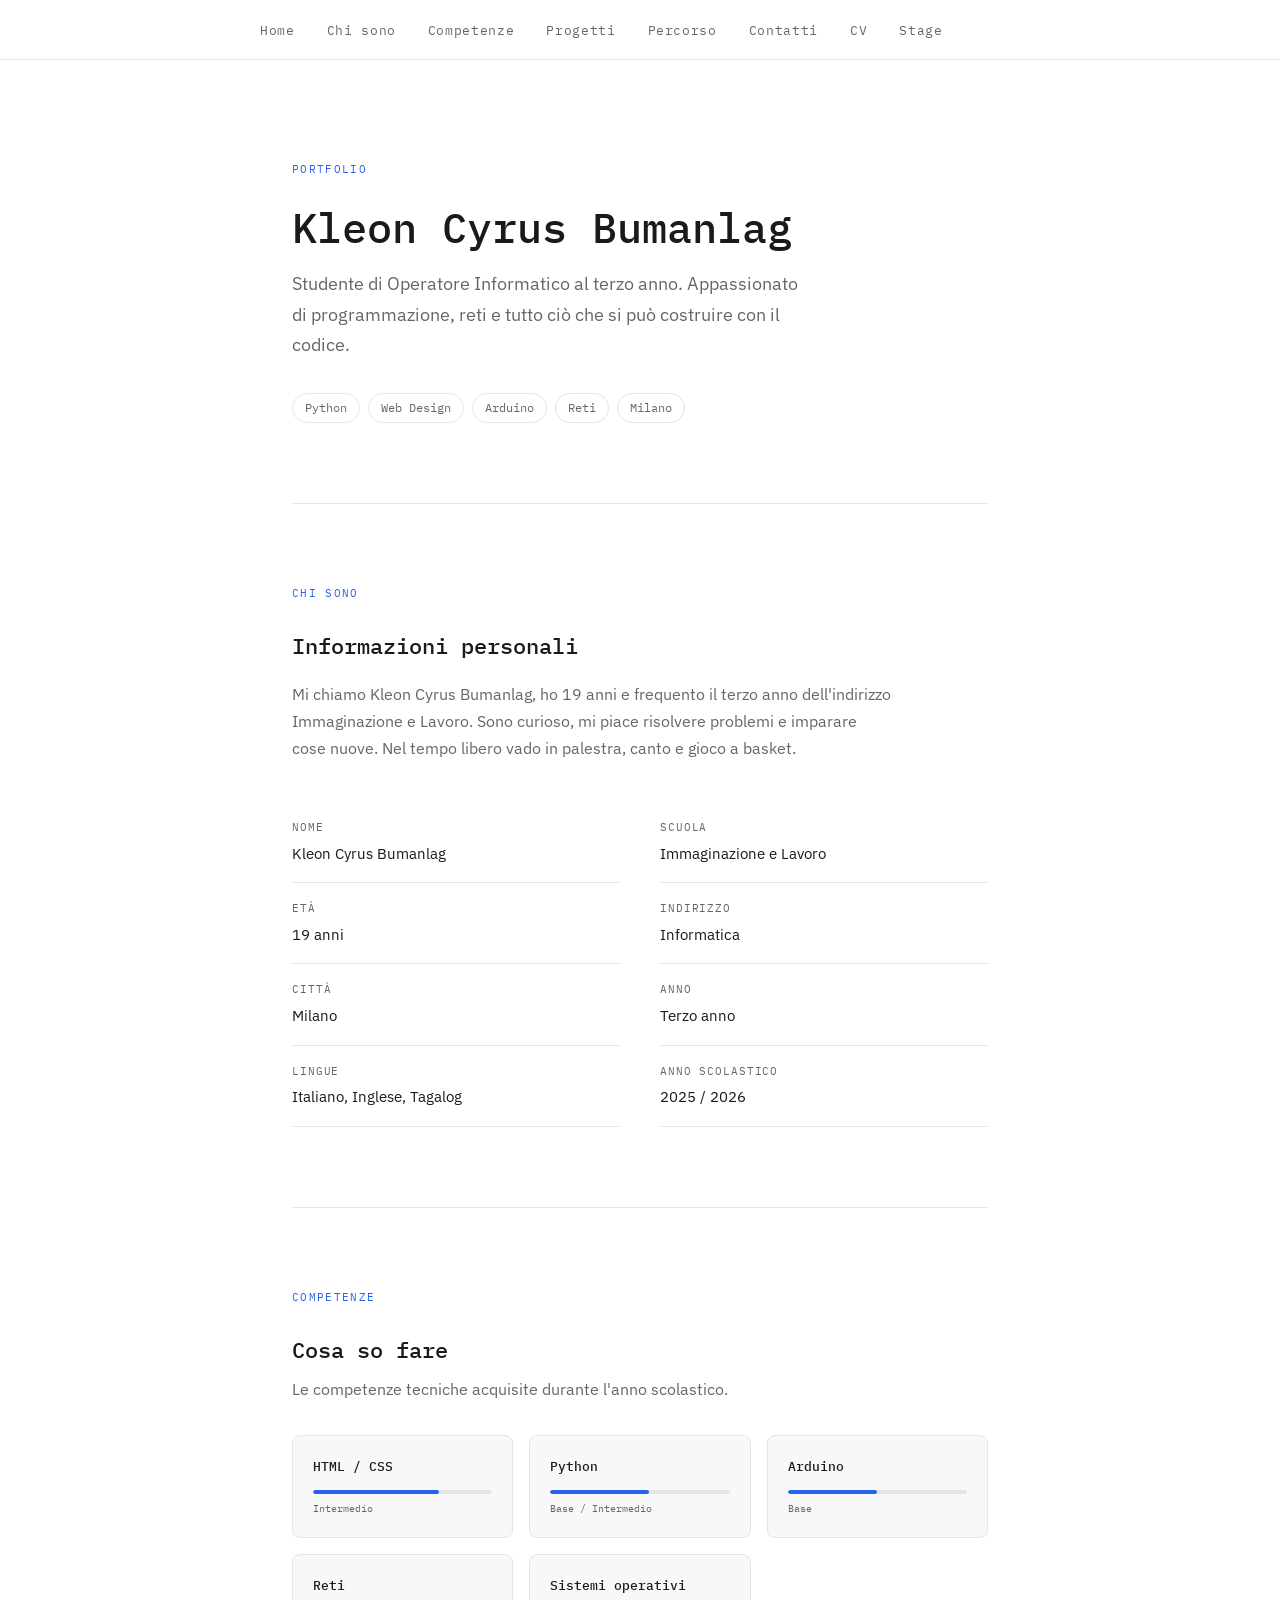
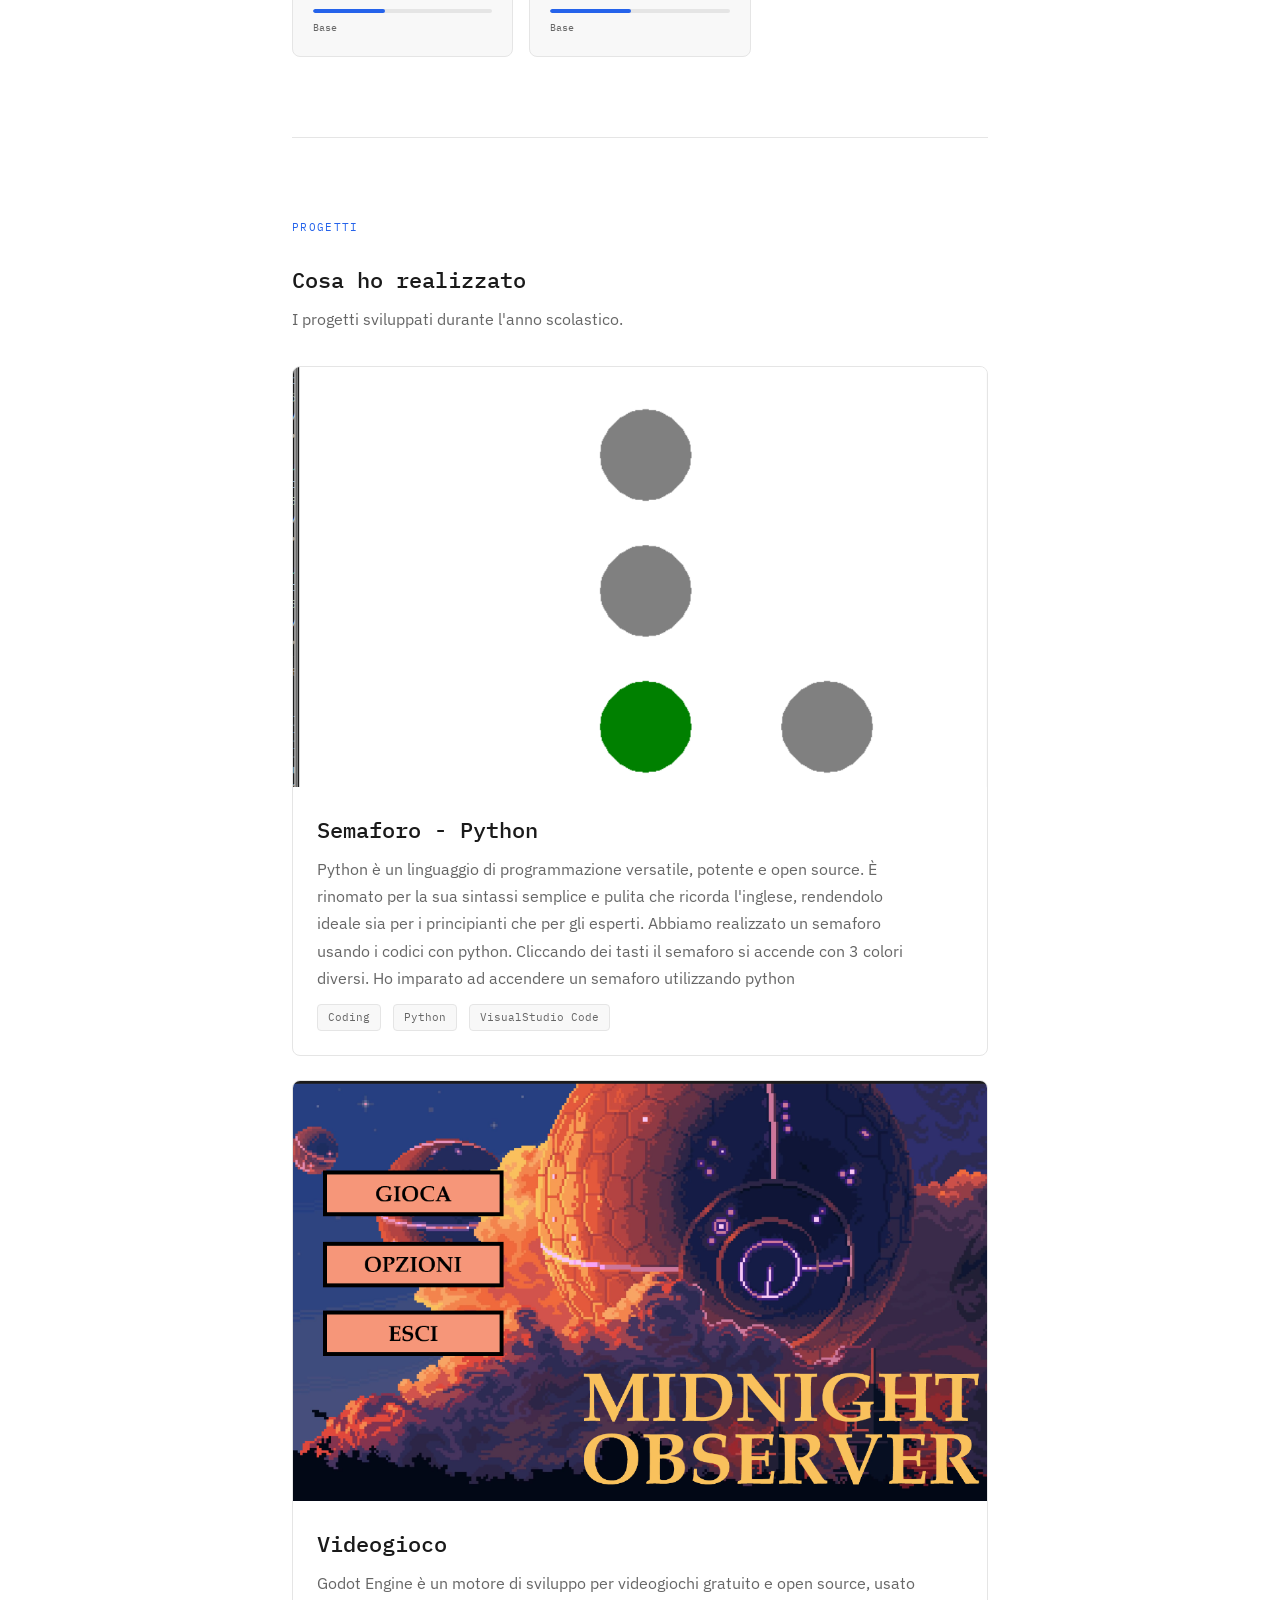
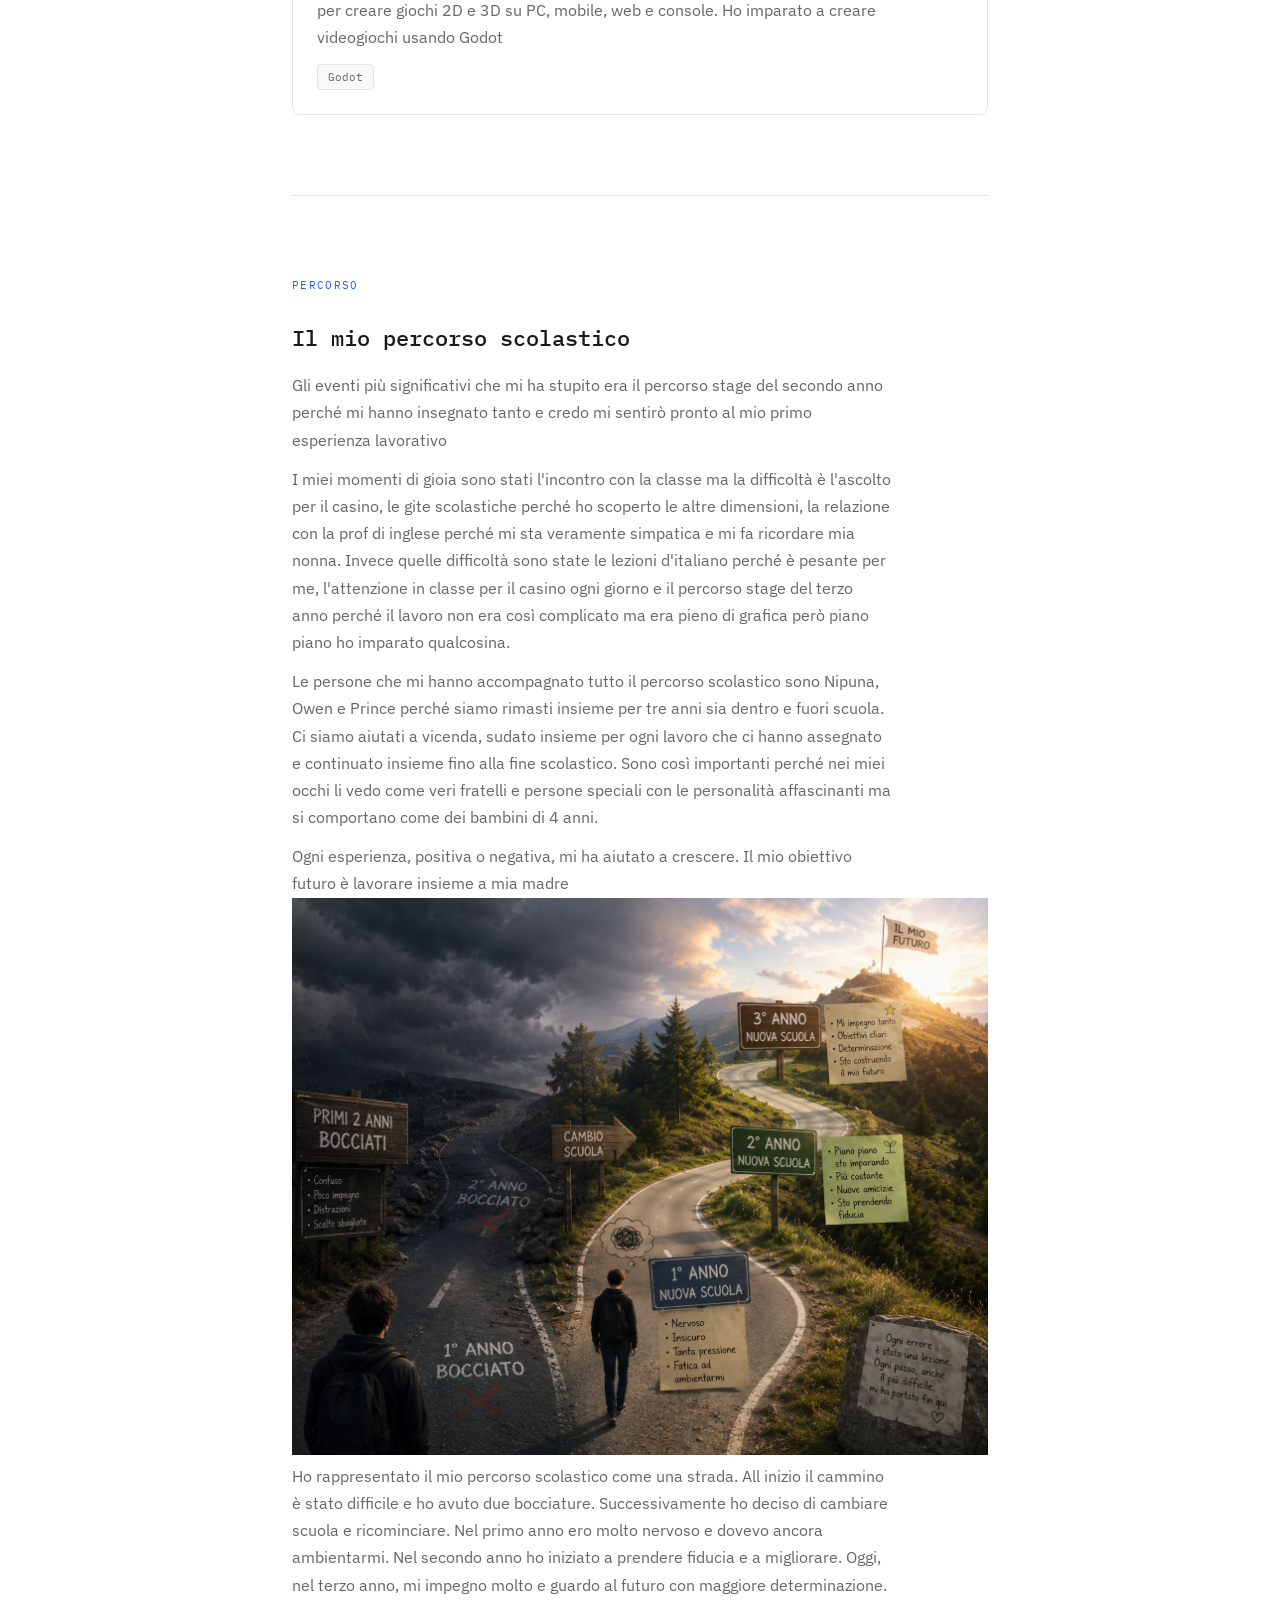
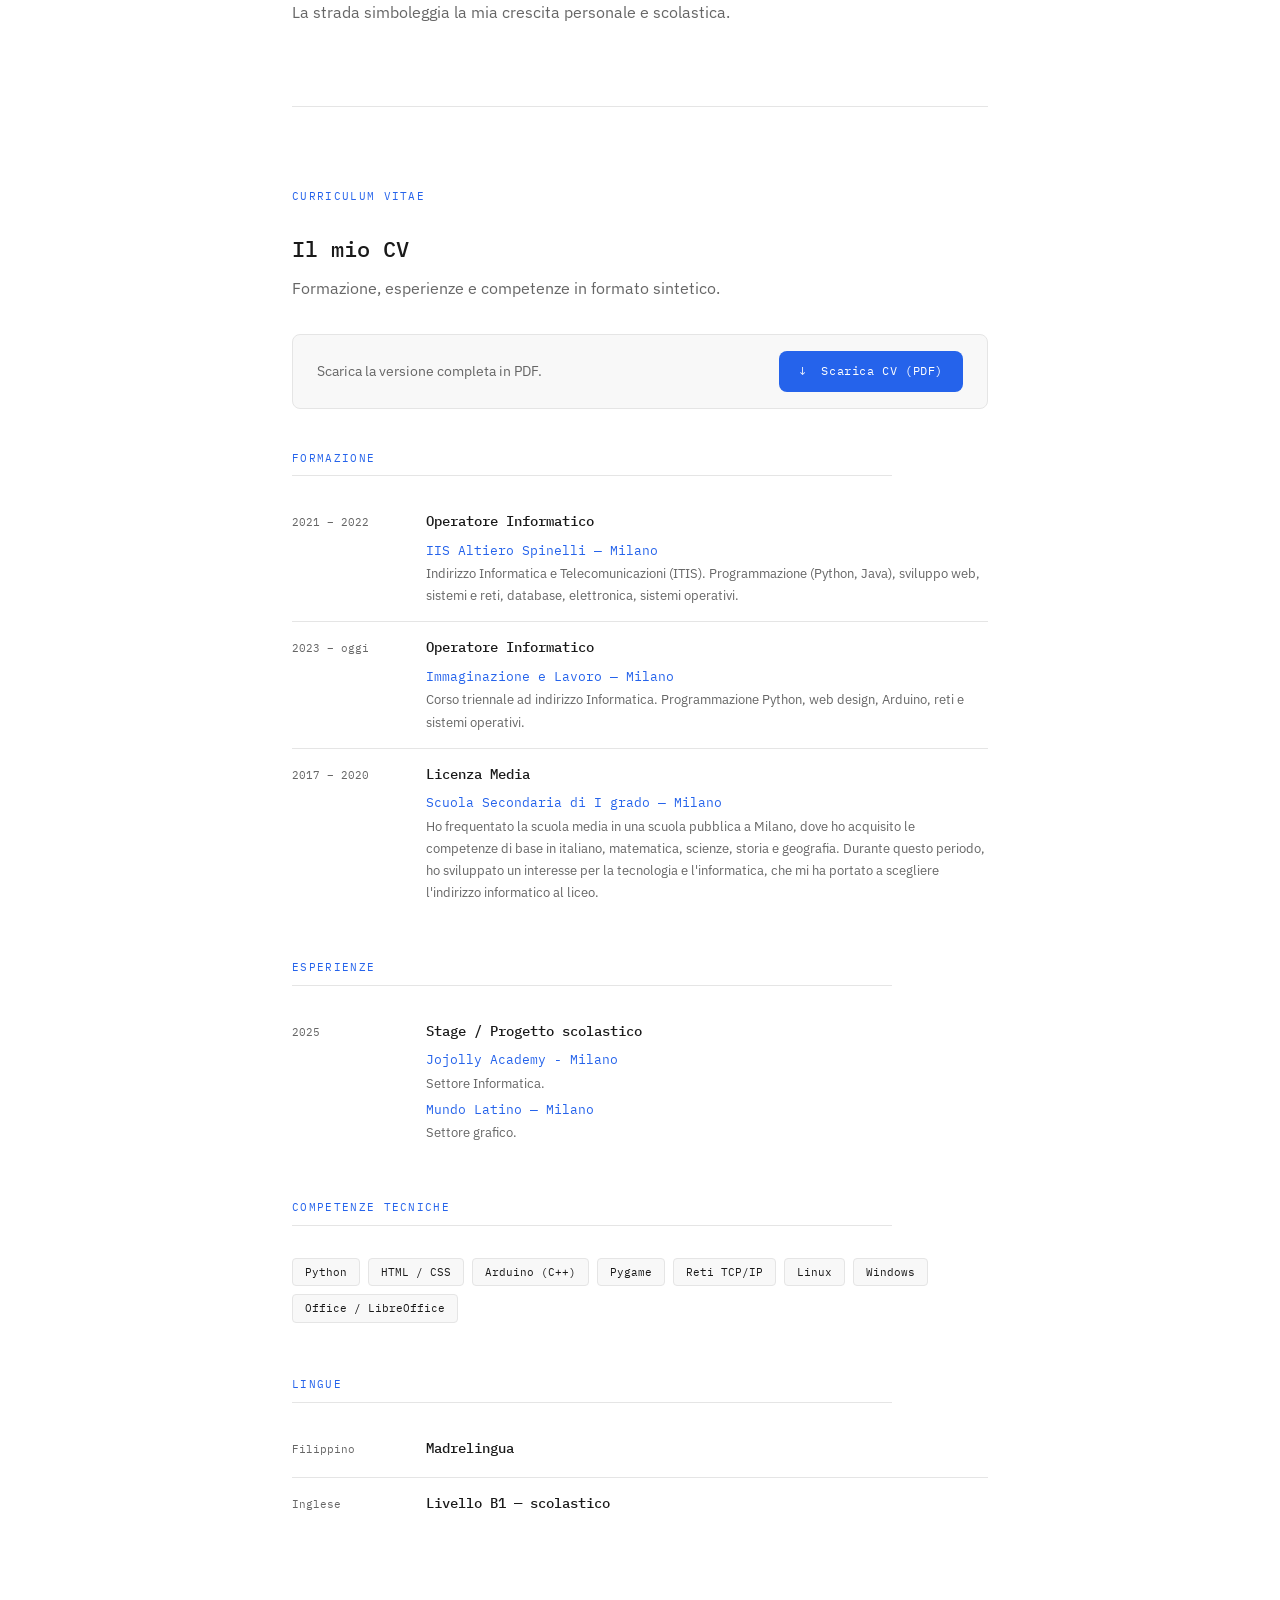
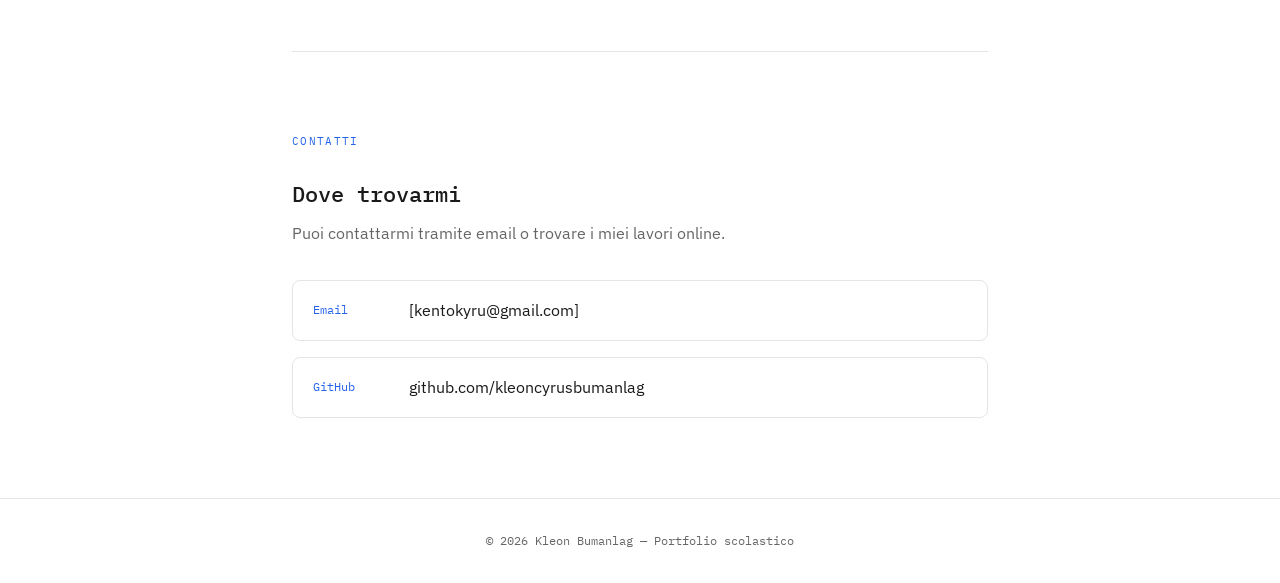
<file: index.html>
<!DOCTYPE html>
<html lang="it">
<head>
  <meta charset="UTF-8" />
  <meta name="viewport" content="width=device-width, initial-scale=1.0"/>

  <!-- ✏️ MODIFICA: cambia il titolo con il tuo nome -->
  <title>Kleon Cyrus Bumanlag — Portfolio</title>

  <link rel="preconnect" href="https://fonts.googleapis.com">
  <link href="https://fonts.googleapis.com/css2?family=IBM+Plex+Sans:wght@300;400;500&family=IBM+Plex+Mono:wght@400;500&display=swap" rel="stylesheet">
  <link rel="stylesheet" href="style.css">
</head>

<body>

  <!-- NAVIGAZIONE -->
  <nav>
    <ul>
      <!-- ✏️ puoi cambiare le voci del menu -->
      <li><a href="#hero">Home</a></li>
      <li><a href="#chi-sono">Chi sono</a></li>
      <li><a href="#competenze">Competenze</a></li>
      <li><a href="#progetti">Progetti</a></li>
      <li><a href="#percorso">Percorso</a></li>
      <li><a href="#contatti">Contatti</a></li>
      <li><a href="#cv">CV</a></li>
      <li><a href="./stage.html">Stage</a></li>
    </ul>
  </nav>

  <main>

    <!-- ==========================================
         HERO — presentazione iniziale
         ========================================== -->
    <section id="hero">
      <p class="etichetta">Portfolio</p>

      <!-- ✏️ MODIFICA: il tuo nome e cognome -->
      <h1>Kleon Cyrus Bumanlag</h1>

      <!-- ✏️ MODIFICA: una frase breve su di te -->
      <p class="sottotitolo">
        Studente di Operatore Informatico al terzo anno. Appassionato di programmazione,
        reti e tutto ciò che si può costruire con il codice.
      </p>

      <!-- ✏️ MODIFICA: le parole chiave che ti descrivono -->
      <div class="tag-list">
        <span class="tag">Python</span>
        <span class="tag">Web Design</span>
        <span class="tag">Arduino</span>
        <span class="tag">Reti</span>
        <span class="tag">Milano</span>
      </div>
    </section>

    <!-- ==========================================
         CHI SONO
         ========================================== -->
    <section id="chi-sono">
      <p class="etichetta">Chi sono</p>
      <h2>Informazioni personali</h2>

      <!-- ✏️ MODIFICA: scrivi qualcosa su di te -->
      <p style="margin-top: 16px;">
        Mi chiamo Kleon Cyrus Bumanlag, ho 19 anni e frequento il terzo anno
        dell'indirizzo Immaginazione e Lavoro. Sono curioso,
        mi piace risolvere problemi e imparare cose nuove.
        Nel tempo libero vado in palestra, canto e gioco a basket.
      </p>

      <div class="griglia-2col" style="margin-top: 40px;">
        <div>
          <!-- ✏️ MODIFICA: le tue informazioni -->
          <div class="info-riga">
            <span>Nome</span>
            <span>Kleon Cyrus Bumanlag</span>
          </div>
          <div class="info-riga">
            <span>Età</span>
            <span>19 anni</span>
          </div>
          <div class="info-riga">
            <span>Città</span>
            <span>Milano</span>
          </div>
          <div class="info-riga">
            <span>Lingue</span>
            <span>Italiano, Inglese, Tagalog</span>
          </div>
        </div>
        <div>
          <div class="info-riga">
            <span>Scuola</span>
            <span>Immaginazione e Lavoro</span>
          </div>
          <div class="info-riga">
            <span>Indirizzo</span>
            <span>Informatica</span>
          </div>
          <div class="info-riga">
            <span>Anno</span>
            <span>Terzo anno</span>
          </div>
          <div class="info-riga">
            <span>Anno scolastico</span>
            <span>2025 / 2026</span>
          </div>
        </div>
      </div>
    </section>

    <!-- ==========================================
         COMPETENZE
         ========================================== -->
    <section id="competenze">
      <p class="etichetta">Competenze</p>
      <h2>Cosa so fare</h2>
      <p style="margin-top: 8px;">
        Le competenze tecniche acquisite durante l'anno scolastico.
      </p>

      <!-- ✏️ MODIFICA: le tue competenze e il livello (da 0% a 100%) -->
      <div class="competenze-griglia">

        <div class="competenza-card">
          <h3>HTML / CSS</h3>
          <div class="barra-contenitore">
            <div class="barra" style="width: 70%"></div>
          </div>
          <p class="livello-label">Intermedio</p>
        </div>

        <div class="competenza-card">
          <h3>Python</h3>
          <div class="barra-contenitore">
            <div class="barra" style="width: 55%"></div>
          </div>
          <p class="livello-label">Base / Intermedio</p>
        </div>

        <div class="competenza-card">
          <h3>Arduino</h3>
          <div class="barra-contenitore">
            <div class="barra" style="width: 50%"></div>
          </div>
          <p class="livello-label">Base</p>
        </div>

        <div class="competenza-card">
          <h3>Reti</h3>
          <div class="barra-contenitore">
            <div class="barra" style="width: 40%"></div>
          </div>
          <p class="livello-label">Base</p>
        </div>

        <div class="competenza-card">
          <h3>Sistemi operativi</h3>
          <div class="barra-contenitore">
            <div class="barra" style="width: 45%"></div>
          </div>
          <p class="livello-label">Base</p>
        </div>

        <!-- ✏️ aggiungi altre competenze copiando il blocco sopra -->

      </div>
    </section>

    <!-- ==========================================
         PROGETTI
         ========================================== -->
    <section id="progetti">
      <p class="etichetta">Progetti</p>
      <h2>Cosa ho realizzato</h2>
      <p style="margin-top: 8px;">
        I progetti sviluppati durante l'anno scolastico.
      </p>

      <div class="progetti-lista">

        <!-- PROGETTO 1 — ✏️ MODIFICA con il tuo progetto -->
        <div class="progetto-card">
          <div class="progetto-immagine">
            <!-- ✏️ sostituisci questo placeholder con un'immagine del progetto:
                 <img src="screenshot-progetto.jpg" alt="Nome progetto" style="width:100%;height:100%;object-fit:cover;">
            --> <img src="Screenshot 2026-05-27 090038.png" alt="Semaforo" style="width: 100%; height: 100%; object-fit: cover;">
          </div>
          <div class="progetto-corpo">
            <h2>Semaforo - Python</h2>
            <p style="margin-top: 8px;">
              Python è un linguaggio di programmazione versatile, potente e open source. È rinomato per la sua sintassi semplice e pulita che ricorda l'inglese, rendendolo ideale sia per i principianti che per gli esperti. 
              Abbiamo realizzato un semaforo usando i codici con python. Cliccando dei tasti il semaforo si accende con
              3 colori diversi. Ho imparato ad accendere un semaforo utilizzando python
            </p>
            <div class="progetto-meta">
              <!-- ✏️ aggiungi i linguaggi / strumenti usati -->
              <span class="badge">Coding</span>
              <span class="badge">Python</span>
              <span class="badge">VisualStudio Code</span>
            </div>
            <!-- ✏️ se hai un link al progetto, inseriscilo qui -->
            <!-- <a href="#" class="progetto-link">→ Vedi il progetto</a> -->
          </div>
        </div>

        <!-- PROGETTO 2 — ✏️ MODIFICA con il tuo progetto -->
        <div class="progetto-card">
          <div class="progetto-immagine"><img src="image.png" alt="Videogioco" style="width: 100; height: 100%; object-fit: cover;">
          </div>
          <div class="progetto-corpo">
            <h2>Videogioco</h2>
            <p style="margin-top: 8px;">
              Godot Engine è un motore di sviluppo per videogiochi gratuito e open source, usato per creare giochi 2D e 3D su PC, mobile, web e console.
              Ho imparato a creare videogiochi usando Godot
            </p>
            <div class="progetto-meta">
              <span class="badge">Godot</span>
            </div>
          </div>
        </div>

        <!-- ✏️ copia un blocco qui sopra per aggiungere altri progetti -->

      </div>
    </section>

    </section>
        <section id="percorso">
      <p class="etichetta">Percorso</p>
      <h2>Il mio percorso scolastico</h2>

      <p style="margin-top: 16px;">
        Gli eventi più significativi che mi ha stupito era il percorso stage del secondo anno perché mi hanno insegnato tanto e credo mi sentirò pronto al mio primo esperienza lavorativo
      </p>

      <p style="margin-top: 12px;">
        I miei momenti di gioia sono stati l'incontro con la classe ma la difficoltà è l'ascolto per il casino, le gite scolastiche perché ho scoperto le altre dimensioni, la relazione con la prof di inglese perché mi sta veramente simpatica e mi fa ricordare mia nonna.
Invece quelle difficoltà sono state le lezioni d'italiano perché è pesante per me, l'attenzione in classe per il casino ogni giorno e il percorso stage del terzo anno perché il lavoro non era così complicato ma era pieno di grafica però piano piano ho imparato qualcosina.

      </p>

      <p style="margin-top: 12px;">
        Le persone che mi hanno accompagnato tutto il percorso scolastico sono Nipuna, Owen e Prince perché siamo rimasti insieme per tre anni sia dentro e fuori scuola. Ci siamo aiutati a vicenda, sudato insieme per ogni lavoro che ci hanno assegnato e continuato insieme fino alla fine scolastico. Sono così importanti perché nei miei occhi li vedo come veri fratelli e persone speciali con le personalità affascinanti ma si comportano come dei bambini di 4 anni.
      </p>

      <p style="margin-top: 12px;">
        Ogni esperienza, positiva o negativa, mi ha aiutato a crescere. Il mio obiettivo futuro è lavorare insieme a mia madre
      </p>
      <img src="strada percorso.png" alt="Strada del percorso" style="width: 100%; height: 100%; object-fit: cover;">
      <p>Ho rappresentato il mio percorso scolastico come una strada. All inizio il cammino è stato difficile e ho avuto due bocciature. Successivamente ho deciso di cambiare scuola e ricominciare. Nel primo anno ero molto nervoso e dovevo ancora ambientarmi. Nel secondo anno ho iniziato a prendere fiducia e a migliorare. Oggi, nel terzo anno, mi impegno molto e guardo al futuro con maggiore determinazione. La strada simboleggia la mia crescita personale e scolastica.
      </p>
      </div>
    </section>

    <!-- ==========================================
         CV
         ========================================== -->
    <section id="cv">
      <p class="etichetta">Curriculum Vitae</p>
      <h2>Il mio CV</h2>
      <p style="margin-top: 8px;">
        Formazione, esperienze e competenze in formato sintetico.
      </p>

      <!-- BOTTONE DOWNLOAD PDF -->
      <div class="cv-download-bar">
        <p>Scarica la versione completa in PDF.</p>
        <!-- ✏️ MODIFICA: sostituisci "cv.pdf" con il nome del tuo file PDF -->
        <a href="./KLEON CYRUS BUMANLAG - CV (1).pdf" download="KleonBumanlag_CV.pdf" class="btn-scarica">
          ↓ &nbsp;Scarica CV (PDF)
        </a>
      </div>

      <!-- FORMAZIONE -->
      <div class="cv-blocco">
        <p class="cv-blocco-titolo">Formazione</p>

        <!-- ✏️ MODIFICA: il tuo percorso scolastico -->
        <div class="cv-riga">
          <span class="cv-periodo">2021 – 2022</span>
          <div class="cv-contenuto">
            <h3>Operatore Informatico</h3>
            <span class="cv-luogo">IIS Altiero Spinelli — Milano</span>
            <p>Indirizzo Informatica e Telecomunicazioni (ITIS).
              Programmazione (Python, Java), sviluppo web, sistemi e reti, database, elettronica, sistemi operativi. </p>
          </div>
        </div>

                <div class="cv-riga">
          <span class="cv-periodo">2023 – oggi</span>
          <div class="cv-contenuto">
            <h3>Operatore Informatico</h3>
            <span class="cv-luogo">Immaginazione e Lavoro — Milano</span>
            <p>Corso triennale ad indirizzo Informatica. Programmazione Python,
               web design, Arduino, reti e sistemi operativi.</p>
          </div>
        </div>

        <div class="cv-riga">
          <span class="cv-periodo">2017 – 2020</span>
          <div class="cv-contenuto">
            <h3>Licenza Media</h3>
            <!-- ✏️ MODIFICA: la tua scuola media -->
            <span class="cv-luogo">Scuola Secondaria di I grado — Milano</span>
            <p>Ho frequentato la scuola media in una scuola pubblica a Milano, dove ho acquisito le competenze di base in italiano, matematica, scienze, storia e geografia. Durante questo periodo, ho sviluppato un interesse per la tecnologia e l'informatica, che mi ha portato a scegliere l'indirizzo informatico al liceo.
            </p>
          </div>
        </div>

        <!-- ✏️ aggiungi altri blocchi copiando una cv-riga -->
      </div>

      <!-- ESPERIENZE -->
      <div class="cv-blocco">
        <p class="cv-blocco-titolo">Esperienze</p>

        <!-- ✏️ MODIFICA: aggiungi stage, lavori, volontariato, ecc. -->
        <div class="cv-riga">
          <span class="cv-periodo">2025</span>
          <div class="cv-contenuto">
            <h3>Stage / Progetto scolastico</h3>
            <!-- ✏️ MODIFICA: azienda o contesto -->
             <span class="cv-luogo">Jojolly Academy - Milano</span>
             <p>Settore Informatica.</p>
            <span class="cv-luogo">Mundo Latino — Milano</span>
            <p>Settore grafico.</p>
          </div>
        </div>

        <!-- ✏️ se non hai esperienze lavorative ancora, puoi rimuovere
             questa sezione o usarla per progetti extrascolastici -->
      </div>

      <!-- COMPETENZE TECNICHE -->
      <div class="cv-blocco">
        <p class="cv-blocco-titolo">Competenze tecniche</p>
        <!-- ✏️ MODIFICA: le tue competenze -->
        <div class="cv-skill-lista">
          <span class="cv-skill">Python</span>
          <span class="cv-skill">HTML / CSS</span>
          <span class="cv-skill">Arduino (C++)</span>
          <span class="cv-skill">Pygame</span>
          <span class="cv-skill">Reti TCP/IP</span>
          <span class="cv-skill">Linux</span>
          <span class="cv-skill">Windows</span>
          <span class="cv-skill">Office / LibreOffice</span>
        </div>
      </div>

      <!-- LINGUE -->
      <div class="cv-blocco">
        <p class="cv-blocco-titolo">Lingue</p>

        <div class="cv-riga">
          <span class="cv-periodo">Filippino</span>
          <div class="cv-contenuto">
            <h3>Madrelingua</h3>
          </div>
        </div>

        <div class="cv-riga">
          <span class="cv-periodo">Inglese</span>
          <div class="cv-contenuto">
            <!-- ✏️ MODIFICA: il tuo livello -->
            <h3>Livello B1 — scolastico</h3>
          </div>
        </div>
      </div>

    </section>

    <!-- ==========================================
         CONTATTI
         ========================================== -->
    <section id="contatti">
      <p class="etichetta">Contatti</p>
      <h2>Dove trovarmi</h2>
      <p style="margin-top: 8px;">
        Puoi contattarmi tramite email o trovare i miei lavori online.
      </p>

      <div class="contatti-lista">

        <!-- ✏️ MODIFICA: la tua email -->
        <a href="/cdn-cgi/l/email-protection#3b4f4e5a7b5e565a525715524f" class="contatto-riga">
          <span class="contatto-icona">Email</span>
          <span><span class="__cf_email__" data-cfemail="5d29283c1d38303c3431733429">[kentokyru@gmail.com]</span></span>
        </a>

        <!-- ✏️ MODIFICA: il tuo profilo GitHub (se ce l'hai) -->
        <a href="https://github.com/tuousername" class="contatto-riga" target="_blank">
          <span class="contatto-icona">GitHub</span>
          <span>github.com/kleoncyrusbumanlag</span>
        </a>

        <!-- ✏️ aggiungi altri link (LinkedIn, ecc.) copiando il blocco sopra
             oppure cancella quelli che non usi -->

      </div>
    </section>

    

  </main>

    <footer>
    <!-- ✏️ MODIFICA: il tuo nome -->
    © 2026 Kleon Bumanlag — Portfolio scolastico
  </footer>

</body>
</html>
</file>
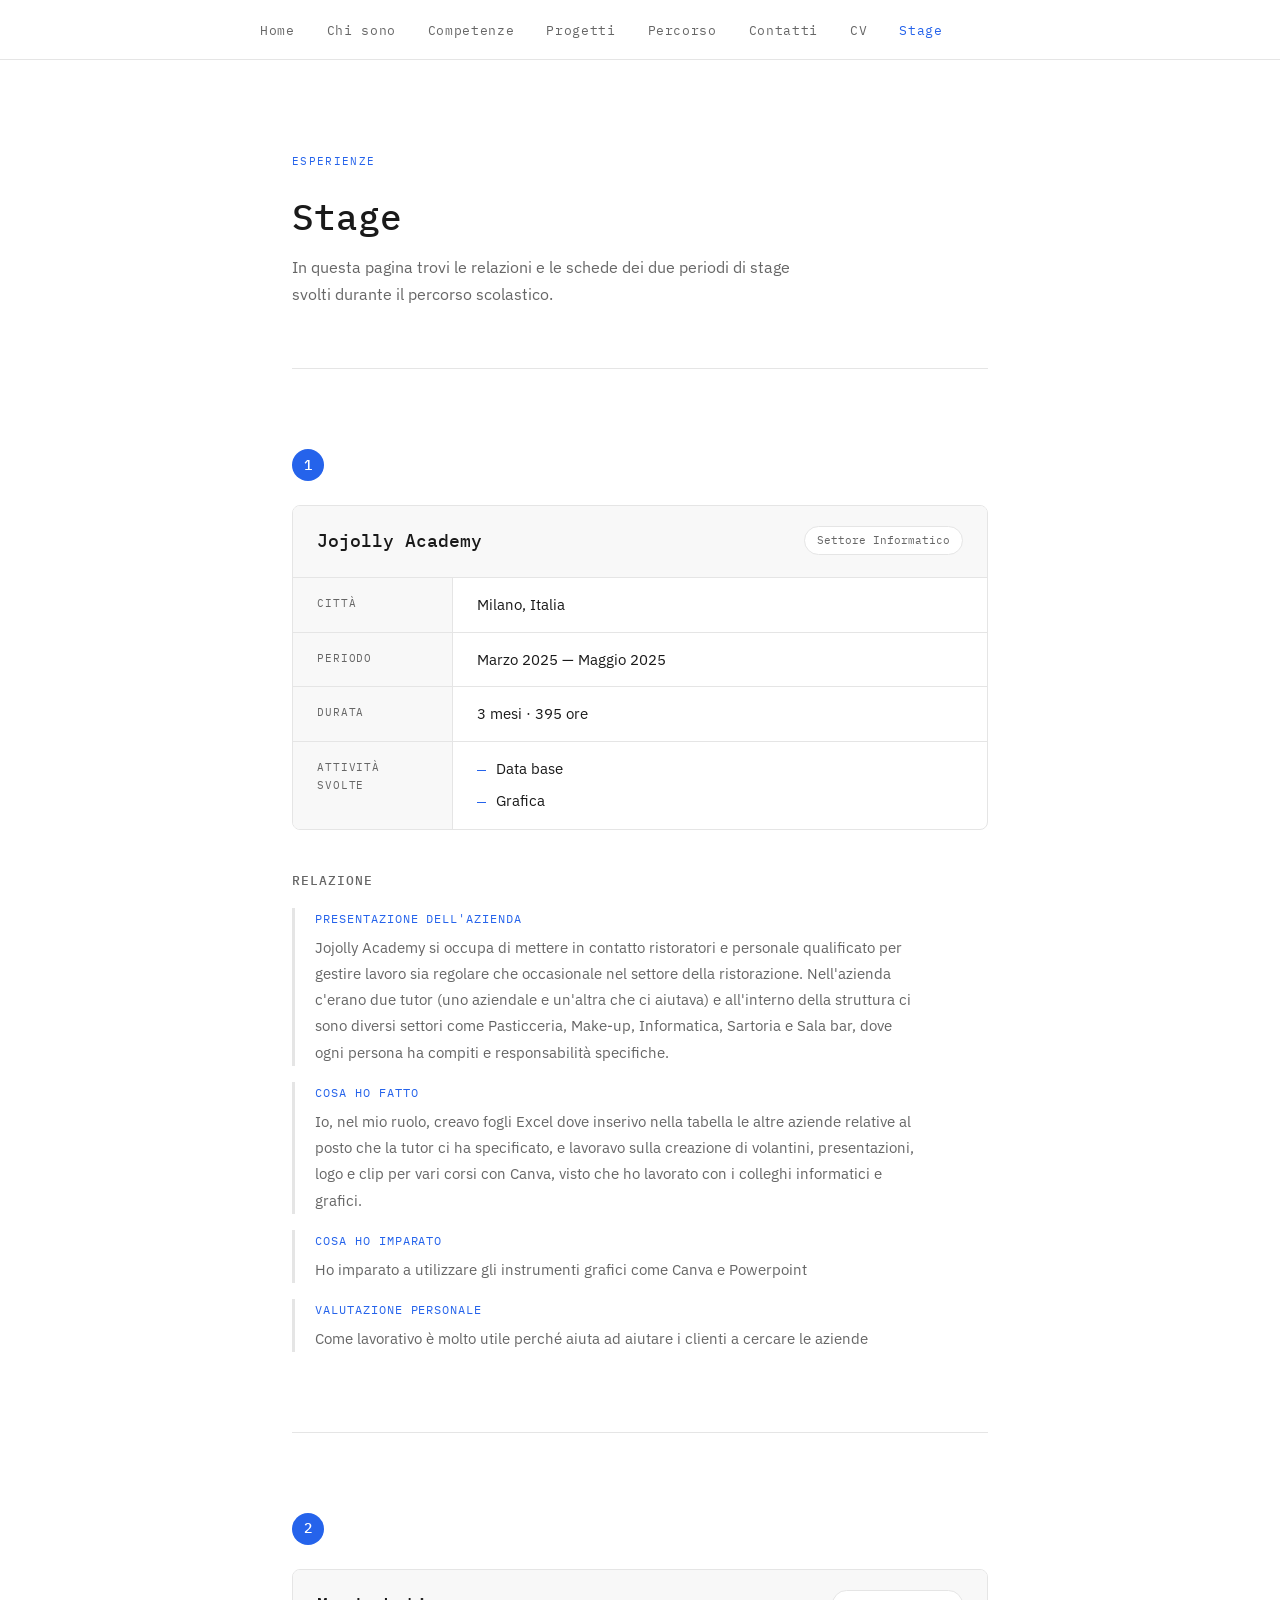
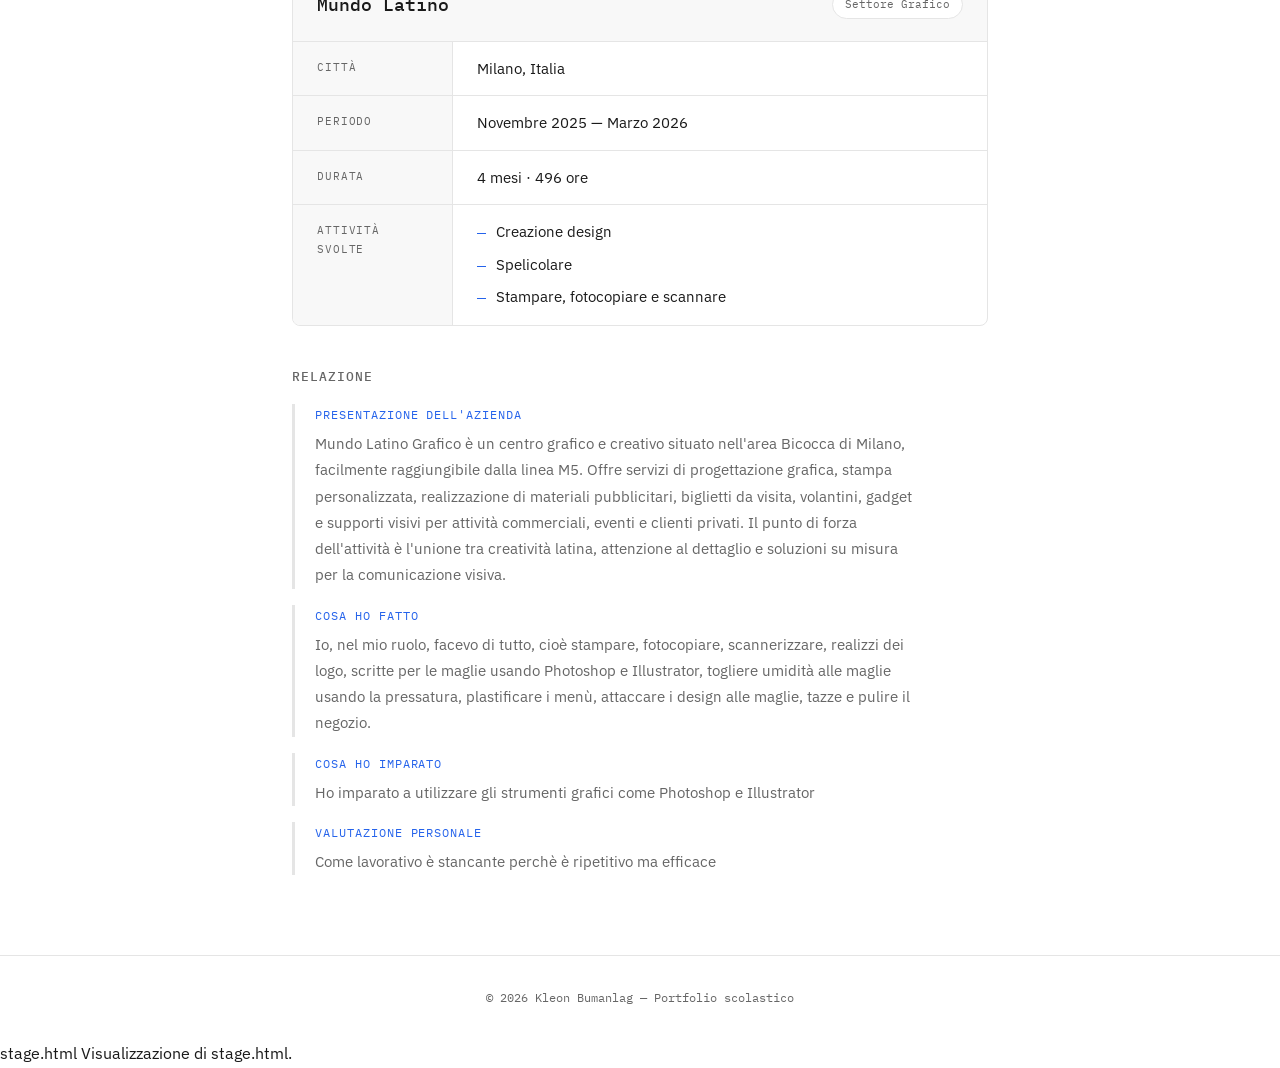
<file: stage.html>
<!DOCTYPE html>
<html lang="it">
<head>
  <meta charset="UTF-8" />
  <meta name="viewport" content="width=device-width, initial-scale=1.0"/>

  <!-- ✏️ MODIFICA: cambia il titolo con il tuo nome -->
  <title>Nome Cognome — Stage</title>

  <link rel="preconnect" href="https://fonts.googleapis.com">
  <link href="https://fonts.googleapis.com/css2?family=IBM+Plex+Sans:wght@300;400;500&family=IBM+Plex+Mono:wght@400;500&display=swap" rel="stylesheet">
  <link rel="stylesheet" href="style.css">
</head>

<body class="pagina-stage">

  <!-- NAVIGAZIONE -->
  <nav>
    <ul>
      <!-- ✏️ MODIFICA: stessi link del tuo portfolio -->
      <li><a href="./index.html">Home</a></li>
      <li><a href="index.html#chi-sono">Chi sono</a></li>
      <li><a href="./index.html#competenze">Competenze</a></li>
      <li><a href="./index.html#progetti">Progetti</a></li>
      <li><a href="./index.html#percorso">Percorso</a></li>
      <li><a href="./index.html#contatti">Contatti</a></li>
      <li><a href="./index.html#cv">CV</a></li>
      <li><a href="./stage.html" class="attivo">Stage</a></li>
    </ul>
  </nav>

  <main>

    <!-- INTESTAZIONE -->
    <section id="intro">
      <p class="etichetta">Esperienze</p>
      <h1>Stage</h1>
      <p>
        In questa pagina trovi le relazioni e le schede dei due periodi
        di stage svolti durante il percorso scolastico.
      </p>
    </section>


    <!-- ==========================================
         STAGE 1
         ========================================== -->
    <section id="stage-1">

      <div class="numero-stage">1</div>

      <!-- SCHEDA AZIENDA -->
      <div class="scheda-azienda">

        <div class="scheda-header">
          <!-- ✏️ MODIFICA: nome azienda e settore -->
          <h2>Jojolly Academy</h2>
          <span class="settore-badge">Settore Informatico</span>
        </div>

        <div class="scheda-corpo">

          <div class="scheda-riga">
            <span class="scheda-label">Città</span>
            <!-- ✏️ MODIFICA -->
            <span class="scheda-valore">Milano, Italia</span>
          </div>

          <div class="scheda-riga">
            <span class="scheda-label">Periodo</span>
            <!-- ✏️ MODIFICA: quando hai fatto lo stage -->
            <span class="scheda-valore">Marzo 2025 — Maggio 2025</span>
          </div>

          <div class="scheda-riga">
            <span class="scheda-label">Durata</span>
            <!-- ✏️ MODIFICA -->
            <span class="scheda-valore">3 mesi · 395 ore</span>
          </div>

          <div class="scheda-riga">
            <span class="scheda-label">Attività svolte</span>
            <!-- ✏️ MODIFICA: aggiungi / rimuovi voci -->
            <ul class="attivita-lista">
              <li>Data base</li>
              <li>Grafica</li>
            </ul>
          </div>

        </div>
      </div>

      <!-- RELAZIONE -->
      <div class="relazione-contenitore">
        <h3>Relazione</h3>

        <div class="relazione-testo">

          <!-- ✏️ Ogni blocco è un paragrafo della relazione.
               Puoi cambiare i titoli e scrivere il tuo testo dentro i tag <p>.
               Puoi aggiungere altri paragrafi copiando il blocco sotto. -->

          <div class="relazione-paragrafo">
            <p class="para-titolo">Presentazione dell'azienda</p>
            <p>
              Jojolly Academy si occupa
di mettere in contatto ristoratori e personale qualificato per gestire
lavoro sia regolare che occasionale nel settore della ristorazione.
Nell'azienda c'erano due tutor (uno aziendale e un'altra che ci
aiutava) e all'interno della struttura ci sono diversi settori come
Pasticceria, Make-up, Informatica, Sartoria e Sala bar, dove ogni
persona ha compiti e responsabilità specifiche.
            </p>
          </div>

          <div class="relazione-paragrafo">
            <p class="para-titolo">Cosa ho fatto</p>
            <p>
                Io, nel mio ruolo, creavo fogli Excel dove inserivo nella tabella le altre aziende relative al posto che la tutor ci ha specificato, e lavoravo sulla creazione di volantini, presentazioni, logo e clip per vari corsi con Canva, visto che ho lavorato con i colleghi informatici e grafici.
            </p>
          </div>

          <div class="relazione-paragrafo">
            <p class="para-titolo">Cosa ho imparato</p>
            <p>
                Ho imparato a utilizzare gli instrumenti grafici come Canva e Powerpoint
            </p>
          </div>

          <div class="relazione-paragrafo">
            <p class="para-titolo">Valutazione personale</p>
            <p>
              Come lavorativo è molto utile perché aiuta ad aiutare i clienti a cercare le aziende
            </p>
          </div>

        </div>
      </div>

    </section>


    <!-- ==========================================
         STAGE 2
         ========================================== -->
    <section id="stage-2">

      <div class="numero-stage">2</div>

      <!-- SCHEDA AZIENDA -->
      <div class="scheda-azienda">

        <div class="scheda-header">
          <!-- ✏️ MODIFICA: nome azienda e settore -->
          <h2>Mundo Latino</h2>
          <span class="settore-badge">Settore Grafico</span>
        </div>

        <div class="scheda-corpo">

          <div class="scheda-riga">
            <span class="scheda-label">Città</span>
            <span class="scheda-valore">Milano, Italia</span>
          </div>

          <div class="scheda-riga">
            <span class="scheda-label">Periodo</span>
            <span class="scheda-valore">Novembre 2025 — Marzo 2026</span>
          </div>

          <div class="scheda-riga">
            <span class="scheda-label">Durata</span>
            <span class="scheda-valore">4 mesi · 496 ore</span>
          </div>

          <div class="scheda-riga">
            <span class="scheda-label">Attività svolte</span>
            <ul class="attivita-lista">
              <li>Creazione design</li>
              <li>Spelicolare</li>
              <li>Stampare, fotocopiare e scannare</li>
            </ul>
          </div>

        </div>
      </div>

      <!-- RELAZIONE -->
      <div class="relazione-contenitore">
        <h3>Relazione</h3>

        <div class="relazione-testo">

          <div class="relazione-paragrafo">
            <p class="para-titolo">Presentazione dell'azienda</p>
            <p>
              Mundo Latino Grafico è un centro grafico e creativo situato nell'area Bicocca di Milano, facilmente raggiungibile dalla linea M5. Offre servizi di progettazione grafica, stampa personalizzata, realizzazione di materiali pubblicitari, biglietti da visita, volantini, gadget e supporti visivi per attività commerciali, eventi e clienti privati. Il punto di forza dell'attività è l'unione tra creatività latina, attenzione al dettaglio e soluzioni su misura per la comunicazione visiva.
            </p>
          </div>

          <div class="relazione-paragrafo">
            <p class="para-titolo">Cosa ho fatto</p>
            <p>
              Io, nel mio ruolo, facevo di tutto, cioè stampare, fotocopiare, scannerizzare, realizzi dei logo, scritte per le maglie usando Photoshop e Illustrator, togliere umidità alle maglie usando la pressatura, plastificare i menù, attaccare i design alle maglie, tazze e pulire il negozio.
            </p>
          </div>

          <div class="relazione-paragrafo">
            <p class="para-titolo">Cosa ho imparato</p>
            <p>
              Ho imparato a utilizzare gli strumenti grafici come Photoshop e Illustrator
            </p>
          </div>

          <div class="relazione-paragrafo">
            <p class="para-titolo">Valutazione personale</p>
            <p>
              Come lavorativo è stancante perchè è ripetitivo ma efficace
            </p>
          </div>

        </div>
      </div>

    </section>

  </main>

  <footer>
    <!-- ✏️ MODIFICA: il tuo nome -->
    © 2026 Kleon Bumanlag — Portfolio scolastico
  </footer>

</body>
</html>
stage.html
Visualizzazione di stage.html.
</file>
<file: style.css>
/* =============================================
   VARIABILI — modifica qui i colori del sito
   Cambiarle qui le cambia su TUTTE le pagine
   ============================================= */
:root {
  --colore-sfondo:     #ffffff;
  --colore-testo:      #1a1a1a;
  --colore-testo-muto: #666666;
  --colore-accento:    #2563eb;   /* ✏️ cambia questo colore con il tuo preferito */
  --colore-bordo:      #e5e5e5;
  --colore-card:       #f8f8f8;

  --font-titoli: 'IBM Plex Mono', monospace;
  --font-testo:  'IBM Plex Sans', sans-serif;

  --larghezza-max: 760px;
  --raggio:        8px;
}

/* =============================================
   RESET E BASE
   ============================================= */
*, *::before, *::after {
  box-sizing: border-box;
  margin: 0;
  padding: 0;
}

html {
  scroll-behavior: smooth;
}

body {
  background-color: var(--colore-sfondo);
  color: var(--colore-testo);
  font-family: var(--font-testo);
  font-size: 16px;
  line-height: 1.7;
}

/* =============================================
   NAVIGAZIONE
   ============================================= */
nav {
  position: sticky;
  top: 0;
  background-color: var(--colore-sfondo);
  border-bottom: 1px solid var(--colore-bordo);
  z-index: 100;
  padding: 0 32px;
}

nav ul {
  list-style: none;
  display: flex;
  gap: 32px;
  max-width: var(--larghezza-max);
  margin: 0 auto;
  padding: 16px 0;
}

nav a {
  text-decoration: none;
  color: var(--colore-testo-muto);
  font-size: 13px;
  font-family: var(--font-titoli);
  letter-spacing: 0.05em;
  transition: color 0.2s;
}

nav a:hover,
nav a.attivo {
  color: var(--colore-accento);
}

/* =============================================
   LAYOUT PRINCIPALE
   ============================================= */
main {
  max-width: var(--larghezza-max);
  margin: 0 auto;
  padding: 0 32px;
}

section {
  padding: 80px 0;
  border-bottom: 1px solid var(--colore-bordo);
}

section:last-child {
  border-bottom: none;
}

/* =============================================
   TIPOGRAFIA
   ============================================= */
.etichetta {
  font-family: var(--font-titoli);
  font-size: 11px;
  letter-spacing: 0.12em;
  text-transform: uppercase;
  color: var(--colore-accento);
  margin-bottom: 24px;
}

h1 {
  font-family: var(--font-titoli);
  font-size: clamp(28px, 5vw, 42px);
  font-weight: 500;
  line-height: 1.2;
  margin-bottom: 16px;
}

/* h1 nella pagina stage è leggermente più piccolo */
.pagina-stage h1 {
  font-size: clamp(24px, 4vw, 36px);
}

h2 {
  font-family: var(--font-titoli);
  font-size: 22px;
  font-weight: 500;
  margin-bottom: 8px;
}

h3 {
  font-family: var(--font-titoli);
  font-size: 15px;
  font-weight: 500;
  margin-bottom: 6px;
}

p {
  color: var(--colore-testo-muto);
  max-width: 600px;
}

a {
  color: var(--colore-accento);
}

/* =============================================
   SEZIONE HERO (intestazione — solo index)
   ============================================= */
#hero {
  padding: 100px 0 80px;
}

#hero .sottotitolo {
  font-size: 18px;
  color: var(--colore-testo-muto);
  margin-bottom: 32px;
  max-width: 520px;
}

.tag-list {
  display: flex;
  flex-wrap: wrap;
  gap: 8px;
  margin-top: 24px;
}

.tag {
  font-family: var(--font-titoli);
  font-size: 12px;
  padding: 4px 12px;
  border: 1px solid var(--colore-bordo);
  border-radius: 100px;
  color: var(--colore-testo-muto);
}

/* =============================================
   SEZIONE CHI SONO — griglia 2 colonne
   ============================================= */
.griglia-2col {
  display: grid;
  grid-template-columns: 1fr 1fr;
  gap: 40px;
  margin-top: 32px;
}

.info-riga {
  display: flex;
  flex-direction: column;
  gap: 4px;
  padding: 16px 0;
  border-bottom: 1px solid var(--colore-bordo);
}

.info-riga span:first-child {
  font-family: var(--font-titoli);
  font-size: 11px;
  text-transform: uppercase;
  letter-spacing: 0.08em;
  color: var(--colore-testo-muto);
}

.info-riga span:last-child {
  font-size: 15px;
  color: var(--colore-testo);
}

/* =============================================
   SEZIONE COMPETENZE
   ============================================= */
.competenze-griglia {
  display: grid;
  grid-template-columns: repeat(auto-fill, minmax(200px, 1fr));
  gap: 16px;
  margin-top: 32px;
}

.competenza-card {
  background: var(--colore-card);
  border: 1px solid var(--colore-bordo);
  border-radius: var(--raggio);
  padding: 20px;
}

.competenza-card h3 {
  font-size: 13px;
  margin-bottom: 12px;
  color: var(--colore-testo);
}

.barra-contenitore {
  background: var(--colore-bordo);
  border-radius: 4px;
  height: 4px;
  overflow: hidden;
}

.barra {
  height: 100%;
  background: var(--colore-accento);
  border-radius: 4px;
}

.livello-label {
  font-family: var(--font-titoli);
  font-size: 10px;
  color: var(--colore-testo-muto);
  margin-top: 6px;
}

/* =============================================
   SEZIONE PROGETTI
   ============================================= */
.progetti-lista {
  display: flex;
  flex-direction: column;
  gap: 24px;
  margin-top: 32px;
}

.progetto-card {
  border: 1px solid var(--colore-bordo);
  border-radius: var(--raggio);
  overflow: hidden;
  transition: border-color 0.2s;
}

.progetto-card:hover {
  border-color: var(--colore-accento);
}

.progetto-immagine {
  width: 100%;
  height: 420px;
  background: var(--colore-card);
  display: flex;
  align-items: center;
  justify-content: center;
  font-family: var(--font-titoli);
  font-size: 12px;
  color: var(--colore-testo-muto);
  /* ✏️ puoi sostituire il colore di sfondo con un'immagine:
     background: url('immagine-progetto.jpg') center/cover; */
}

.progetto-corpo {
  padding: 24px;
}

.progetto-meta {
  display: flex;
  gap: 12px;
  margin-top: 12px;
  flex-wrap: wrap;
}

.badge {
  font-family: var(--font-titoli);
  font-size: 11px;
  padding: 3px 10px;
  border-radius: 4px;
  background: var(--colore-card);
  border: 1px solid var(--colore-bordo);
  color: var(--colore-testo-muto);
}

.progetto-link {
  display: inline-block;
  margin-top: 16px;
  font-family: var(--font-titoli);
  font-size: 12px;
  color: var(--colore-accento);
  text-decoration: none;
}

.progetto-link:hover {
  text-decoration: underline;
}

/* =============================================
   SEZIONE PERCORSO — timeline
   ============================================= */
.timeline {
  margin-top: 32px;
  display: flex;
  flex-direction: column;
  gap: 0;
}

.timeline-item {
  display: grid;
  grid-template-columns: 100px 1fr;
  gap: 24px;
  padding-bottom: 32px;
  position: relative;
}

.timeline-item::before {
  content: '';
  position: absolute;
  left: 91px;
  top: 6px;
  bottom: 0;
  width: 1px;
  background: var(--colore-bordo);
}

.timeline-item:last-child::before {
  display: none;
}

.timeline-anno {
  font-family: var(--font-titoli);
  font-size: 12px;
  color: var(--colore-testo-muto);
  padding-top: 2px;
  text-align: right;
}

.timeline-contenuto {
  padding-left: 20px;
  position: relative;
}

.timeline-contenuto::before {
  content: '';
  position: absolute;
  left: -4px;
  top: 7px;
  width: 8px;
  height: 8px;
  border-radius: 50%;
  background: var(--colore-accento);
}

/* =============================================
   SEZIONE CONTATTI
   ============================================= */
.contatti-lista {
  margin-top: 32px;
  display: flex;
  flex-direction: column;
  gap: 16px;
}

.contatto-riga {
  display: flex;
  align-items: center;
  gap: 16px;
  padding: 16px 20px;
  border: 1px solid var(--colore-bordo);
  border-radius: var(--raggio);
  text-decoration: none;
  color: var(--colore-testo);
  transition: border-color 0.2s, background 0.2s;
}

.contatto-riga:hover {
  border-color: var(--colore-accento);
  background: var(--colore-card);
}

.contatto-icona {
  font-family: var(--font-titoli);
  font-size: 12px;
  color: var(--colore-accento);
  min-width: 80px;
}

/* =============================================
   SEZIONE CV
   ============================================= */
.cv-download-bar {
  display: flex;
  align-items: center;
  justify-content: space-between;
  background: var(--colore-card);
  border: 1px solid var(--colore-bordo);
  border-radius: var(--raggio);
  padding: 16px 24px;
  margin-top: 32px;
  margin-bottom: 40px;
  flex-wrap: wrap;
  gap: 12px;
}

.cv-download-bar p {
  font-size: 14px;
  max-width: none;
}

.btn-scarica {
  display: inline-flex;
  align-items: center;
  gap: 8px;
  background: var(--colore-accento);
  color: #fff;
  text-decoration: none;
  font-family: var(--font-titoli);
  font-size: 12px;
  letter-spacing: 0.05em;
  padding: 10px 20px;
  border-radius: var(--raggio);
  transition: opacity 0.2s;
  white-space: nowrap;
}

.btn-scarica:hover {
  opacity: 0.85;
  color: #fff;
}

.cv-blocco {
  margin-bottom: 40px;
}

.cv-blocco-titolo {
  font-family: var(--font-titoli);
  font-size: 11px;
  letter-spacing: 0.12em;
  text-transform: uppercase;
  color: var(--colore-accento);
  border-bottom: 1px solid var(--colore-bordo);
  padding-bottom: 8px;
  margin-bottom: 20px;
}

.cv-riga {
  display: grid;
  grid-template-columns: 110px 1fr;
  gap: 16px 24px;
  padding: 14px 0;
  border-bottom: 1px solid var(--colore-bordo);
  align-items: start;
}

.cv-riga:last-child {
  border-bottom: none;
}

.cv-periodo {
  font-family: var(--font-titoli);
  font-size: 11px;
  color: var(--colore-testo-muto);
  padding-top: 3px;
}

.cv-contenuto h3 {
  font-size: 14px;
  font-weight: 500;
  margin-bottom: 2px;
  color: var(--colore-testo);
}

.cv-contenuto .cv-luogo {
  font-size: 13px;
  color: var(--colore-accento);
  font-family: var(--font-titoli);
  margin-bottom: 4px;
}

.cv-contenuto p {
  font-size: 13px;
  color: var(--colore-testo-muto);
  max-width: none;
  margin: 0;
}

.cv-skill-lista {
  display: flex;
  flex-wrap: wrap;
  gap: 8px;
  padding: 12px 0;
}

.cv-skill {
  font-family: var(--font-titoli);
  font-size: 11px;
  padding: 4px 12px;
  border-radius: 4px;
  background: var(--colore-card);
  border: 1px solid var(--colore-bordo);
  color: var(--colore-testo);
}

/* =============================================
   PAGINA STAGE — componenti specifici
   ============================================= */

/* Intestazione pagina stage */
#intro {
  padding: 80px 0 60px;
}

#intro p {
  margin-top: 12px;
  max-width: 520px;
}

/* Numerazione stage (cerchio colorato) */
.numero-stage {
  display: inline-flex;
  align-items: center;
  justify-content: center;
  width: 32px;
  height: 32px;
  border-radius: 50%;
  background: var(--colore-accento);
  color: #fff;
  font-family: var(--font-titoli);
  font-size: 14px;
  font-weight: 500;
  margin-bottom: 24px;
}

/* Scheda azienda */
.scheda-azienda {
  border: 1px solid var(--colore-bordo);
  border-radius: var(--raggio);
  overflow: hidden;
  margin-bottom: 40px;
}

.scheda-header {
  background: var(--colore-card);
  border-bottom: 1px solid var(--colore-bordo);
  padding: 20px 24px;
  display: flex;
  align-items: flex-start;
  justify-content: space-between;
  gap: 16px;
  flex-wrap: wrap;
}

.scheda-header h2 {
  font-size: 18px;
  margin-bottom: 0;
}

.scheda-header .settore-badge {
  font-family: var(--font-titoli);
  font-size: 11px;
  padding: 4px 12px;
  border: 1px solid var(--colore-bordo);
  border-radius: 100px;
  color: var(--colore-testo-muto);
  background: var(--colore-sfondo);
  white-space: nowrap;
}

.scheda-corpo {
  padding: 0;
}

.scheda-riga {
  display: grid;
  grid-template-columns: 160px 1fr;
  border-bottom: 1px solid var(--colore-bordo);
}

.scheda-riga:last-child {
  border-bottom: none;
}

.scheda-label {
  font-family: var(--font-titoli);
  font-size: 11px;
  text-transform: uppercase;
  letter-spacing: 0.08em;
  color: var(--colore-testo-muto);
  padding: 16px 24px;
  background: var(--colore-card);
  border-right: 1px solid var(--colore-bordo);
  display: flex;
  align-items: flex-start;
}

.scheda-valore {
  padding: 14px 24px;
  font-size: 15px;
  color: var(--colore-testo);
}

/* Lista attività dentro la scheda */
.attivita-lista {
  list-style: none;
  display: flex;
  flex-direction: column;
  gap: 6px;
  padding: 14px 24px;
}

.attivita-lista li {
  font-size: 15px;
  color: var(--colore-testo);
  display: flex;
  gap: 10px;
  align-items: flex-start;
}

.attivita-lista li::before {
  content: '—';
  color: var(--colore-accento);
  font-family: var(--font-titoli);
  flex-shrink: 0;
  margin-top: 1px;
}

/* Relazione */
.relazione-contenitore {
  margin-top: 8px;
}

.relazione-contenitore h3 {
  font-size: 13px;
  font-weight: 500;
  text-transform: uppercase;
  letter-spacing: 0.08em;
  color: var(--colore-testo-muto);
  margin-bottom: 16px;
}

.relazione-testo {
  display: flex;
  flex-direction: column;
  gap: 16px;
}

.relazione-paragrafo {
  border-left: 3px solid var(--colore-bordo);
  padding-left: 20px;
}

.relazione-paragrafo .para-titolo {
  font-family: var(--font-titoli);
  font-size: 12px;
  text-transform: uppercase;
  letter-spacing: 0.08em;
  color: var(--colore-accento);
  margin-bottom: 6px;
}

.relazione-paragrafo p {
  font-size: 15px;
  line-height: 1.75;
  /* ✏️ il testo della relazione va qui */
}

/* =============================================
   FOOTER
   ============================================= */
footer {
  border-top: 1px solid var(--colore-bordo);
  padding: 32px;
  text-align: center;
  font-family: var(--font-titoli);
  font-size: 12px;
  color: var(--colore-testo-muto);
}

/* =============================================
   RESPONSIVE (schermi piccoli)
   ============================================= */
@media (max-width: 600px) {
  main  { padding: 0 20px; }
  nav   { padding: 0 20px; }

  /* index */
  .griglia-2col      { grid-template-columns: 1fr; }
  .timeline-item     { grid-template-columns: 70px 1fr; }
  .cv-riga           { grid-template-columns: 1fr; gap: 4px; }
  .cv-periodo        { padding-top: 0; }
  .cv-download-bar   { flex-direction: column; align-items: flex-start; }

  /* stage */
  .scheda-riga       { grid-template-columns: 1fr; }
  .scheda-label      { border-right: none; border-bottom: 1px solid var(--colore-bordo); }
  .scheda-header     { flex-direction: column; gap: 8px; }
}
</file>
